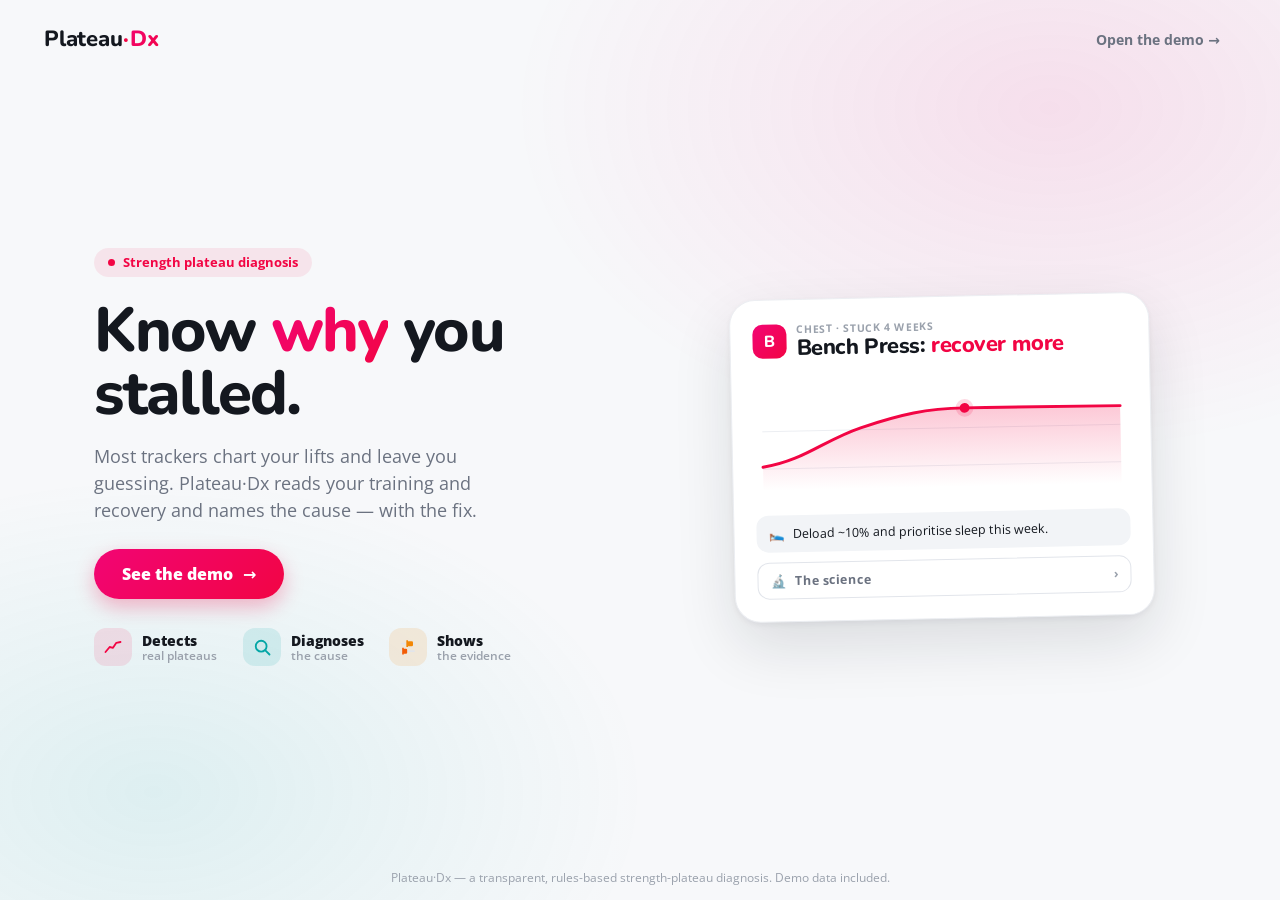
<file: public/index.html>
<!DOCTYPE html>
<html lang="en">
<head>
  <meta charset="utf-8" />
  <meta name="viewport" content="width=device-width, initial-scale=1, viewport-fit=cover" />
  <title>Plateau·Dx — know why you stalled</title>
  <meta name="color-scheme" content="light" />
  <meta name="description" content="Plateau·Dx reads your training and recovery, then tells you the likely cause of a stall and what to change." />
  <link rel="preconnect" href="https://fonts.googleapis.com" />
  <link rel="preconnect" href="https://fonts.gstatic.com" crossorigin />
  <link href="https://fonts.googleapis.com/css2?family=Nunito:wght@700;800&family=Open+Sans:wght@400;600;700&display=swap" rel="stylesheet" />
  <style>
    :root {
      --paper: #F7F8FA; --surface: #FFFFFF; --ink: #14181F; --muted: #6B7280; --faint: #9AA1AC;
      --rule: #ECEEF2; --rule-2: #E2E5EB;
      --c-red: #F20544; --c-pink: #F20574; --c-orange-deep: #F25C05; --c-orange: #F28705; --c-teal: #03A6A6;
      --brand-grad: linear-gradient(135deg, #F20574 0%, #F20544 100%);
      --shadow: 0 1px 2px rgba(20,24,31,.04), 0 8px 24px rgba(20,24,31,.06);
      --shadow-lg: 0 2px 6px rgba(20,24,31,.06), 0 24px 60px rgba(20,24,31,.12);
      --sans: "Open Sans", system-ui, -apple-system, sans-serif;
      --round: "Nunito", var(--sans);
    }
    * { box-sizing: border-box; }
    html, body { margin: 0; height: 100%; }
    body {
      background: var(--paper); color: var(--ink); font-family: var(--sans);
      -webkit-font-smoothing: antialiased;
      height: 100dvh; display: flex; flex-direction: column; overflow: hidden;
    }
    a { text-decoration: none; color: inherit; }

    /* soft palette glow, off-white base */
    body::before {
      content: ""; position: fixed; inset: 0; z-index: -1; pointer-events: none;
      background:
        radial-gradient(60% 55% at 82% 12%, rgba(242,5,116,.10), transparent 70%),
        radial-gradient(55% 50% at 12% 88%, rgba(3,166,166,.10), transparent 70%);
    }

    header { flex: none; display: flex; align-items: center; justify-content: space-between;
      padding: clamp(14px, 2.4vh, 22px) clamp(18px, 5vw, 44px); }
    .wordmark { font-family: var(--round); font-weight: 800; font-size: 22px; letter-spacing: -0.01em; }
    .wordmark .mid { color: var(--c-red); padding: 0 1px; }
    .wordmark .dx { background: var(--brand-grad); -webkit-background-clip: text; background-clip: text; color: transparent; }
    .top-cta { font-weight: 700; font-size: 14px; color: var(--muted); display: inline-flex; align-items: center; gap: 6px;
      padding: 8px 16px; border-radius: 999px; transition: background .15s ease, color .15s ease; }
    .top-cta:hover { background: var(--surface); color: var(--ink); box-shadow: var(--shadow); }

    main { flex: 1 1 auto; min-height: 0; display: grid;
      grid-template-columns: 1.05fr 0.95fr; gap: clamp(24px, 5vw, 72px); align-items: center;
      padding: 0 clamp(18px, 5vw, 44px) clamp(12px, 2vh, 24px); max-width: 1180px;
      margin: 0 auto; width: 100%; }

    .pill { display: inline-flex; align-items: center; gap: 8px; font-weight: 700; font-size: 12.5px;
      color: var(--c-red); background: rgba(242,5,68,.08); padding: 6px 14px; border-radius: 999px; }
    .pill .dot { width: 7px; height: 7px; border-radius: 50%; background: var(--c-red); }
    h1 { font-family: var(--round); font-weight: 800; font-size: clamp(34px, 5.4vw, 62px);
      line-height: 1.02; letter-spacing: -0.03em; margin: clamp(14px, 2.4vh, 22px) 0 clamp(12px, 1.8vh, 18px); }
    h1 .hl { background: var(--brand-grad); -webkit-background-clip: text; background-clip: text; color: transparent; }
    .sub { font-size: clamp(15px, 1.9vw, 18px); color: var(--muted); max-width: 40ch; line-height: 1.5; }
    .cta-row { display: flex; align-items: center; gap: 16px; margin-top: clamp(18px, 2.8vh, 28px); flex-wrap: wrap; }
    .cta { display: inline-flex; align-items: center; gap: 10px; background: var(--brand-grad); color: #fff;
      font-weight: 800; font-size: 16px; padding: 14px 28px; border-radius: 999px;
      box-shadow: 0 8px 20px rgba(242,5,68,.28); transition: transform .12s ease, box-shadow .12s ease; }
    .cta:hover { transform: translateY(-2px); box-shadow: 0 12px 28px rgba(242,5,68,.36); }
    .cta .arrow { transition: transform .15s ease; }
    .cta:hover .arrow { transform: translateX(3px); }

    /* condensed feature row: icon + short label */
    .feats { display: flex; gap: clamp(12px, 2vw, 26px); margin-top: clamp(20px, 3.2vh, 34px); flex-wrap: wrap; }
    .feat { display: flex; align-items: center; gap: 10px; }
    .feat .ic { width: 38px; height: 38px; border-radius: 12px; display: grid; place-items: center; flex: none; }
    .feat .fl { font-weight: 800; font-size: 14px; line-height: 1.15; }
    .feat .fl small { display: block; font-weight: 600; font-size: 11.5px; color: var(--faint); }

    /* hero art: product-style card with Apple-Health trend + verdict */
    .art { display: flex; justify-content: center; align-items: center; min-width: 0; }
    .device { width: 100%; max-width: 420px; background: var(--surface); border: 1px solid var(--rule);
      border-radius: 26px; box-shadow: var(--shadow-lg); padding: 22px; transform: rotate(-1.2deg); }
    .device .dv-top { display: flex; align-items: center; gap: 10px; margin-bottom: 4px; }
    .device .dv-badge { width: 34px; height: 34px; border-radius: 10px; background: var(--brand-grad);
      display: grid; place-items: center; color: #fff; font-family: var(--round); font-weight: 800; }
    .device .dv-k { font-size: 10.5px; font-weight: 700; letter-spacing: .06em; text-transform: uppercase; color: var(--faint); }
    .device .dv-verdict { font-family: var(--round); font-weight: 800; font-size: 22px; letter-spacing: -0.02em; line-height: 1.1; }
    .device .dv-verdict .a { color: var(--c-red); }
    .device .dv-chart { margin: 12px 0 10px; }
    .device .dv-fix { display: flex; gap: 8px; align-items: center; background: #F2F4F7; border-radius: 12px;
      padding: 10px 12px; font-size: 12.5px; color: var(--ink); }
    .device .dv-sci { margin-top: 10px; border: 1px solid var(--rule-2); border-radius: 12px;
      padding: 9px 12px; display: flex; align-items: center; gap: 8px; font-size: 12.5px; font-weight: 700; color: var(--muted); }
    .device .dv-sci .chev { margin-left: auto; color: var(--faint); }

    footer { flex: none; text-align: center; padding: clamp(8px, 1.6vh, 16px); font-size: 12px; color: var(--faint); }

    @media (max-width: 860px) {
      header { padding: 12px 20px; }
      main { grid-template-columns: 1fr; gap: 14px; padding: 0 20px 8px; align-content: center; text-align: left; }
      .art { order: -1; }
      .device { max-width: 300px; transform: none; padding: 14px; margin: 0 auto; }
      .device .dv-verdict { font-size: 20px; }
      .device .dv-chart { margin: 10px 0 8px; }
      .device .dv-fix { padding: 8px 10px; font-size: 12px; }
      .device .dv-sci { display: none; }
      .pill { font-size: 12px; padding: 5px 12px; }
      h1 { font-size: clamp(30px, 9vw, 40px); margin: 10px 0 8px; }
      .sub { font-size: 14px; max-width: none; }
      .cta-row { margin-top: 14px; }
      .cta { padding: 12px 22px; font-size: 15px; }
      .feats { margin-top: 14px; gap: 10px 20px; }
      .feat .ic { width: 34px; height: 34px; }
      .feat .fl { font-size: 13px; }
      footer { padding: 6px; font-size: 10.5px; }
    }
    /* very short mobile: trim the hero card's fix line too */
    @media (max-width: 860px) and (max-height: 700px) {
      .device .dv-fix { display: none; }
      .sub { display: none; }
    }
    @media (max-height: 720px) and (min-width: 861px) {
      h1 { font-size: clamp(30px, 4.4vw, 48px); }
      .feats { margin-top: 18px; }
    }
    @media (prefers-reduced-motion: reduce) { * { transition: none !important; } .device { transform: none; } }
  </style>
</head>
<body>
  <header>
    <a class="wordmark" href="/">Plateau<span class="mid">·</span><span class="dx">Dx</span></a>
    <a class="top-cta" href="/app">Open the demo →</a>
  </header>

  <main>
    <section>
      <span class="pill"><span class="dot"></span> Strength plateau diagnosis</span>
      <h1>Know <span class="hl">why</span> you stalled.</h1>
      <p class="sub">Most trackers chart your lifts and leave you guessing. Plateau·Dx reads your training and recovery and names the cause — with the fix.</p>
      <div class="cta-row">
        <a class="cta" href="/app">See the demo <span class="arrow">→</span></a>
      </div>
      <div class="feats">
        <div class="feat">
          <span class="ic" style="background:rgba(242,5,68,.10)">
            <svg width="20" height="20" viewBox="0 0 24 24" fill="none" aria-hidden="true"><polyline points="3,18 8,12 12,13 16,7 21,6" stroke="#F20544" stroke-width="2.2" stroke-linecap="round" stroke-linejoin="round"/></svg>
          </span>
          <span class="fl">Detects<small>real plateaus</small></span>
        </div>
        <div class="feat">
          <span class="ic" style="background:rgba(3,166,166,.12)">
            <svg width="20" height="20" viewBox="0 0 24 24" fill="none" aria-hidden="true"><circle cx="11" cy="11" r="6.5" stroke="#03A6A6" stroke-width="2.2"/><line x1="16" y1="16" x2="21" y2="21" stroke="#03A6A6" stroke-width="2.2" stroke-linecap="round"/></svg>
          </span>
          <span class="fl">Diagnoses<small>the cause</small></span>
        </div>
        <div class="feat">
          <span class="ic" style="background:rgba(242,135,5,.12)">
            <svg width="20" height="20" viewBox="0 0 24 24" fill="none" aria-hidden="true"><line x1="4" y1="8" x2="20" y2="8" stroke="#E2E5EB" stroke-width="2"/><rect x="11" y="5" width="7" height="6" rx="1.5" fill="#F28705"/><line x1="11" y1="4" x2="11" y2="12" stroke="#F28705" stroke-width="2"/><line x1="4" y1="17" x2="20" y2="17" stroke="#E2E5EB" stroke-width="2"/><rect x="6" y="14" width="5" height="6" rx="1.5" fill="#F25C05"/><line x1="6" y1="13" x2="6" y2="21" stroke="#F25C05" stroke-width="2"/></svg>
          </span>
          <span class="fl">Shows<small>the evidence</small></span>
        </div>
      </div>
    </section>

    <section class="art" aria-hidden="true">
      <div class="device">
        <div class="dv-top">
          <span class="dv-badge">B</span>
          <div><div class="dv-k">Chest · stuck 4 weeks</div><div class="dv-verdict">Bench Press: <span class="a">recover more</span></div></div>
        </div>
        <div class="dv-chart">
          <svg viewBox="0 0 380 130" role="img" aria-label="estimated 1RM trend flattening">
            <defs>
              <linearGradient id="g" x1="0" y1="0" x2="0" y2="1">
                <stop offset="0%" stop-color="#F20544" stop-opacity="0.22"/>
                <stop offset="100%" stop-color="#F20544" stop-opacity="0"/>
              </linearGradient>
            </defs>
            <line x1="8" y1="98" x2="372" y2="98" stroke="#ECEEF2" stroke-width="1"/>
            <line x1="8" y1="60" x2="372" y2="60" stroke="#ECEEF2" stroke-width="1"/>
            <path d="M8,96 C50,90 70,70 108,58 C150,45 175,40 214,40 C260,40 300,41 372,41 L372,120 L8,120 Z" fill="url(#g)"/>
            <path d="M8,96 C50,90 70,70 108,58 C150,45 175,40 214,40 C260,40 300,41 372,41" fill="none" stroke="#F20544" stroke-width="3" stroke-linecap="round" stroke-linejoin="round"/>
            <circle cx="214" cy="40" r="5" fill="#F20544"/><circle cx="214" cy="40" r="9" fill="#F20544" opacity="0.15"/>
          </svg>
        </div>
        <div class="dv-fix"><span>🛌</span><span>Deload ~10% and prioritise sleep this week.</span></div>
        <div class="dv-sci"><span>🔬</span> The science <span class="chev">›</span></div>
      </div>
    </section>
  </main>

  <footer>Plateau·Dx — a transparent, rules-based strength-plateau diagnosis. Demo data included.</footer>
</body>
</html>
</file>
